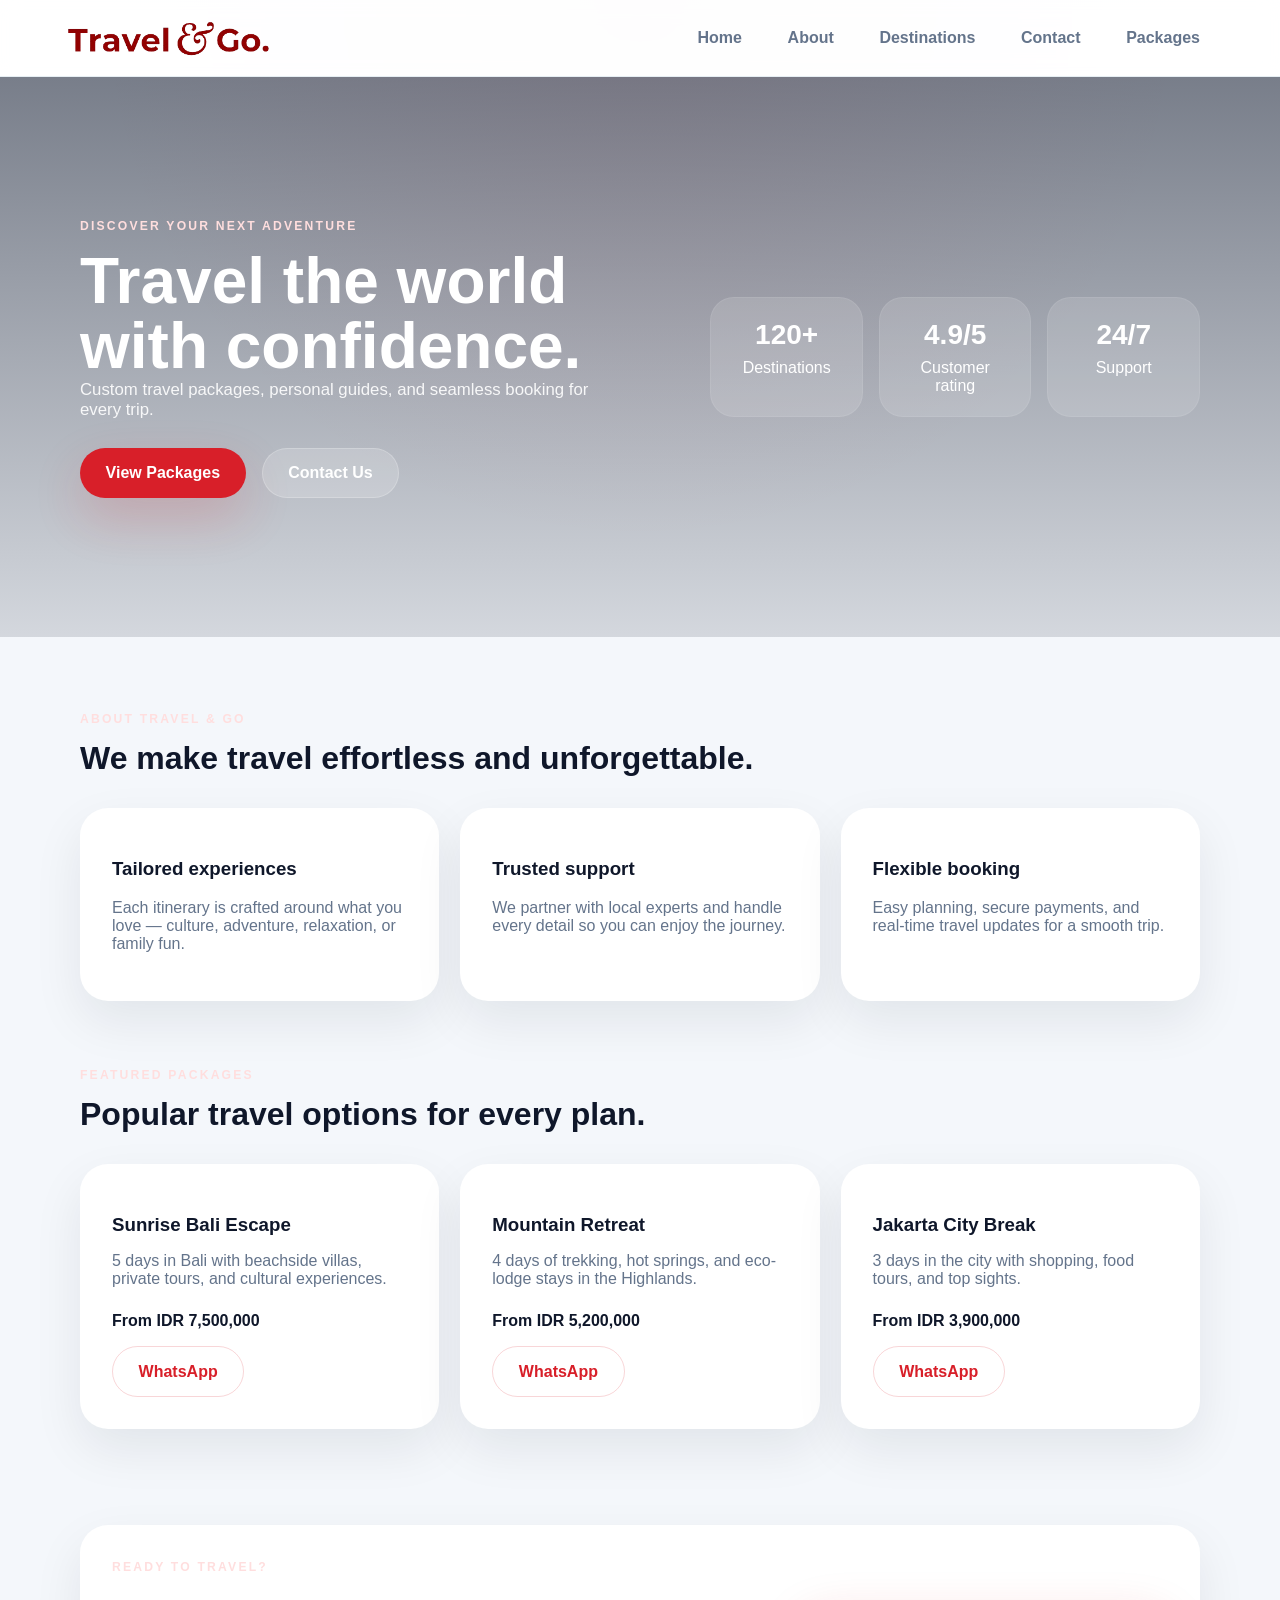
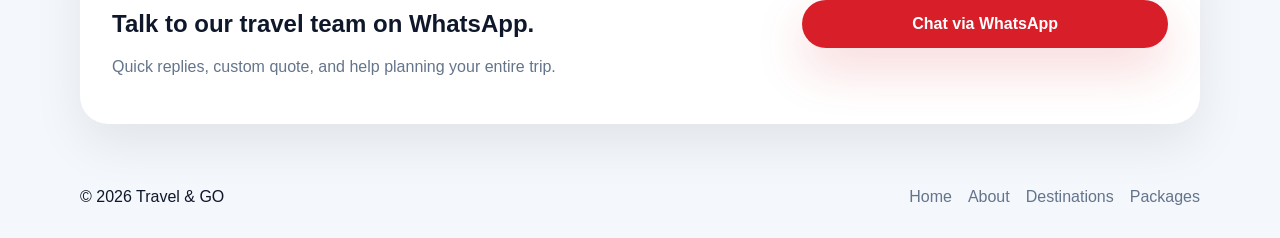
<file: index.html>
<!doctype html>
<html lang="en">
  <head>
    <meta charset="utf-8" />
    <meta name="viewport" content="width=device-width, initial-scale=1" />
    <title>Travel & GO</title>
    <link rel="stylesheet" href="styles.css" />
  </head>
  <body>
    <header>
      <div class="container header-bar">
        <div class="brand">
          <img
            src="logo 2 - Salin.png"
            alt="Travel &amp; GO logo"
            class="logo"
          />
        </div>
        <nav class="nav-links" aria-label="Main navigation">
          <a href="#home">Home</a>
          <a href="about.html">About</a>
          <a href="#destinations">Destinations</a>
          <a href="#contact">Contact</a>
          <a href="packages.html">Packages</a>
        </nav>
      </div>
    </header>

    <section id="home" class="hero homepage-hero">
      <div class="hero-overlay"></div>
      <div class="container hero-inner">
        <div class="hero-copy">
          <span class="eyebrow">Discover your next adventure</span>
          <h1>Travel the world with confidence.</h1>
          <p>
            Custom travel packages, personal guides, and seamless booking for
            every trip.
          </p>
          <div class="hero-actions">
            <a class="btn-primary" href="packages.html">View Packages</a>
            <a class="btn-secondary" href="#contact">Contact Us</a>
          </div>
        </div>
        <div class="hero-stats">
          <div class="stat-card">
            <strong>120+</strong>
            <span>Destinations</span>
          </div>
          <div class="stat-card">
            <strong>4.9/5</strong>
            <span>Customer rating</span>
          </div>
          <div class="stat-card">
            <strong>24/7</strong>
            <span>Support</span>
          </div>
        </div>
      </div>
    </section>

    <main class="container">
      <section id="about" class="section section-about">
        <div class="section-header">
          <span class="eyebrow">About Travel &amp; GO</span>
          <h2>We make travel effortless and unforgettable.</h2>
        </div>
        <div class="about-grid">
          <div class="card feature-card">
            <h3>Tailored experiences</h3>
            <p class="muted">
              Each itinerary is crafted around what you love — culture,
              adventure, relaxation, or family fun.
            </p>
          </div>
          <div class="card feature-card">
            <h3>Trusted support</h3>
            <p class="muted">
              We partner with local experts and handle every detail so you can
              enjoy the journey.
            </p>
          </div>
          <div class="card feature-card">
            <h3>Flexible booking</h3>
            <p class="muted">
              Easy planning, secure payments, and real-time travel updates for a
              smooth trip.
            </p>
          </div>
        </div>
      </section>

      <section id="destinations" class="section section-destinations">
        <div class="section-header">
          <span class="eyebrow">Featured packages</span>
          <h2>Popular travel options for every plan.</h2>
        </div>
        <div class="features">
          <div class="card package-card">
            <h3>Sunrise Bali Escape</h3>
            <p class="muted">
              5 days in Bali with beachside villas, private tours, and cultural
              experiences.
            </p>
            <div class="package-footer">
              <span>From IDR 7,500,000</span>
              <a
                class="btn-tertiary"
                href="https://wa.me/6281234567890?text=Halo%20Travel%20%26%20GO%2C%20saya%20ingin%20memesan%20paket%20Sunrise%20Bali%20Escape"
                target="_blank"
                rel="noopener"
                >WhatsApp</a
              >
            </div>
          </div>
          <div class="card package-card">
            <h3>Mountain Retreat</h3>
            <p class="muted">
              4 days of trekking, hot springs, and eco-lodge stays in the
              Highlands.
            </p>
            <div class="package-footer">
              <span>From IDR 5,200,000</span>
              <a
                class="btn-tertiary"
                href="https://wa.me/6281234567890?text=Halo%20Travel%20%26%20GO%2C%20saya%20ingin%20memesan%20paket%20Mountain%20Retreat"
                target="_blank"
                rel="noopener"
                >WhatsApp</a
              >
            </div>
          </div>
          <div class="card package-card">
            <h3>Jakarta City Break</h3>
            <p class="muted">
              3 days in the city with shopping, food tours, and top sights.
            </p>
            <div class="package-footer">
              <span>From IDR 3,900,000</span>
              <a
                class="btn-tertiary"
                href="https://wa.me/6281234567890?text=Halo%20Travel%20%26%20GO%2C%20saya%20ingin%20memesan%20paket%20Jakarta%20City%20Break"
                target="_blank"
                rel="noopener"
                >WhatsApp</a
              >
            </div>
          </div>
        </div>
      </section>

      <section id="contact" class="section section-contact">
        <div class="contact-panel card">
          <div>
            <span class="eyebrow">Ready to travel?</span>
            <h2>Talk to our travel team on WhatsApp.</h2>
            <p class="muted">
              Quick replies, custom quote, and help planning your entire trip.
            </p>
          </div>
          <a
            class="btn-primary"
            href="https://wa.me/6281234567890?text=Halo%20Travel%20%26%20GO%2C%20saya%20ingin%20membuat%20pemesanan%20travel"
            target="_blank"
            rel="noopener"
            >Chat via WhatsApp</a
          >
        </div>
      </section>
    </main>

    <footer class="site-footer">
      <div class="container footer-inner">
        <span>© <span id="year"></span> Travel &amp; GO</span>
        <nav class="footer-links">
          <a href="#home">Home</a>
          <a href="#about">About</a>
          <a href="#destinations">Destinations</a>
          <a href="packages.html">Packages</a>
        </nav>
      </div>
    </footer>

    <script>
      document.getElementById("year").textContent = new Date().getFullYear();
    </script>
  </body>
</html>
</file>
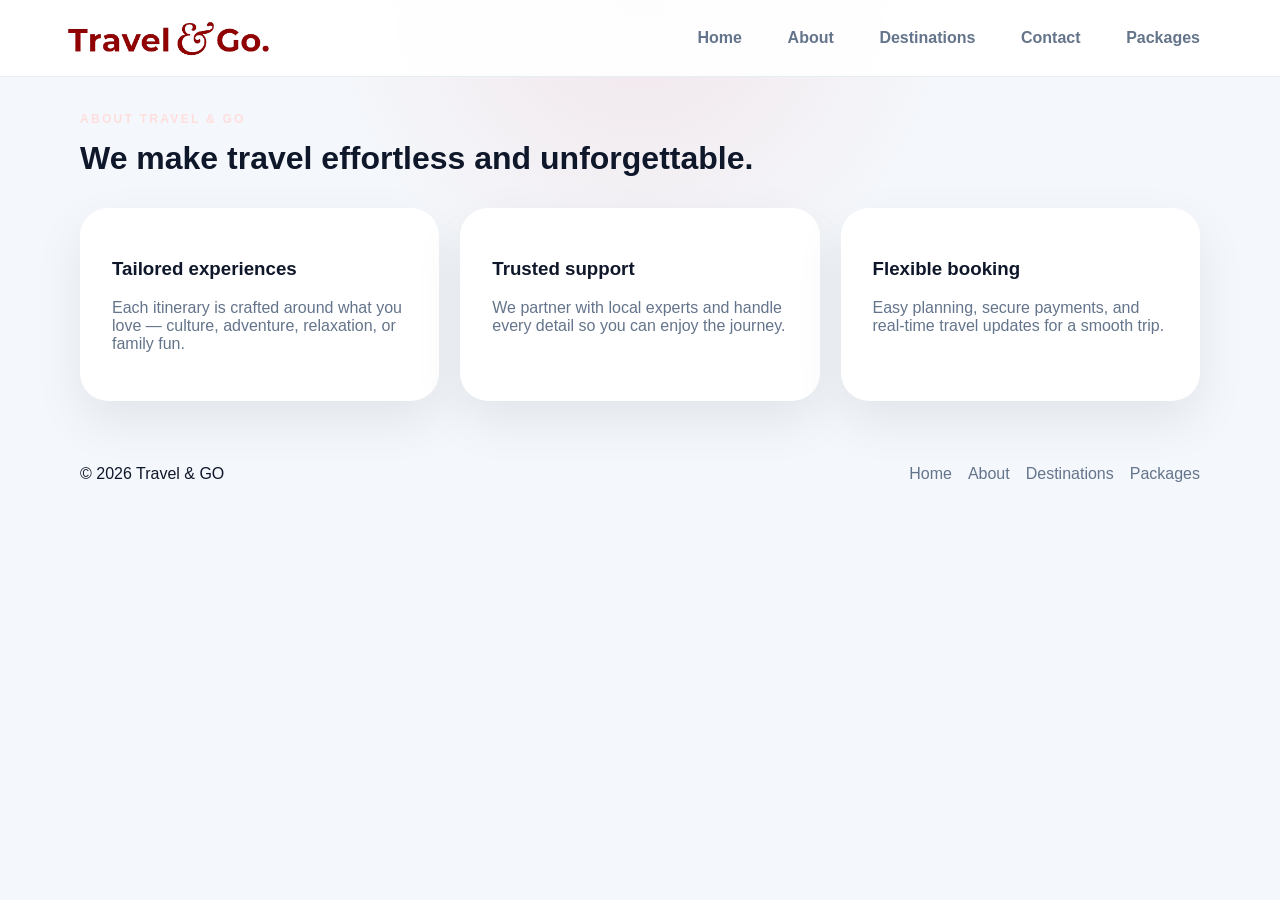
<file: about.html>
<!doctype html>
<html lang="en">
  <head>
    <meta charset="utf-8" />
    <meta name="viewport" content="width=device-width, initial-scale=1" />
    <title>About - Travel & GO</title>
    <link rel="stylesheet" href="styles.css" />
  </head>
  <body>
    <header>
      <div class="container header-bar">
        <div class="brand">
          <img
            src="logo 2 - Salin.png"
            alt="Travel &amp; GO logo"
            class="logo"
          />
        </div>
        <nav class="nav-links" aria-label="Main navigation">
          <a href="index.html">Home</a>
          <a href="about.html">About</a>
          <a href="index.html#destinations">Destinations</a>
          <a href="index.html#contact">Contact</a>
          <a href="packages.html">Packages</a>
        </nav>
      </div>
    </header>

    <main class="container">
      <section class="section section-about">
        <div class="section-header">
          <span class="eyebrow">About Travel &amp; GO</span>
          <h2>We make travel effortless and unforgettable.</h2>
        </div>
        <div class="about-grid">
          <div class="card feature-card">
            <h3>Tailored experiences</h3>
            <p class="muted">
              Each itinerary is crafted around what you love — culture,
              adventure, relaxation, or family fun.
            </p>
          </div>
          <div class="card feature-card">
            <h3>Trusted support</h3>
            <p class="muted">
              We partner with local experts and handle every detail so you can
              enjoy the journey.
            </p>
          </div>
          <div class="card feature-card">
            <h3>Flexible booking</h3>
            <p class="muted">
              Easy planning, secure payments, and real-time travel updates for a
              smooth trip.
            </p>
          </div>
        </div>
      </section>
    </main>

    <footer class="site-footer">
      <div class="container footer-inner">
        <span>© <span id="year"></span> Travel &amp; GO</span>
        <nav class="footer-links">
          <a href="HOMEPAGE.html">Home</a>
          <a href="about.html">About</a>
          <a href="HOMEPAGE.html#destinations">Destinations</a>
          <a href="packages.html">Packages</a>
        </nav>
      </div>
    </footer>

    <script>
      document.getElementById("year").textContent = new Date().getFullYear();
    </script>
  </body>
</html>
</file>
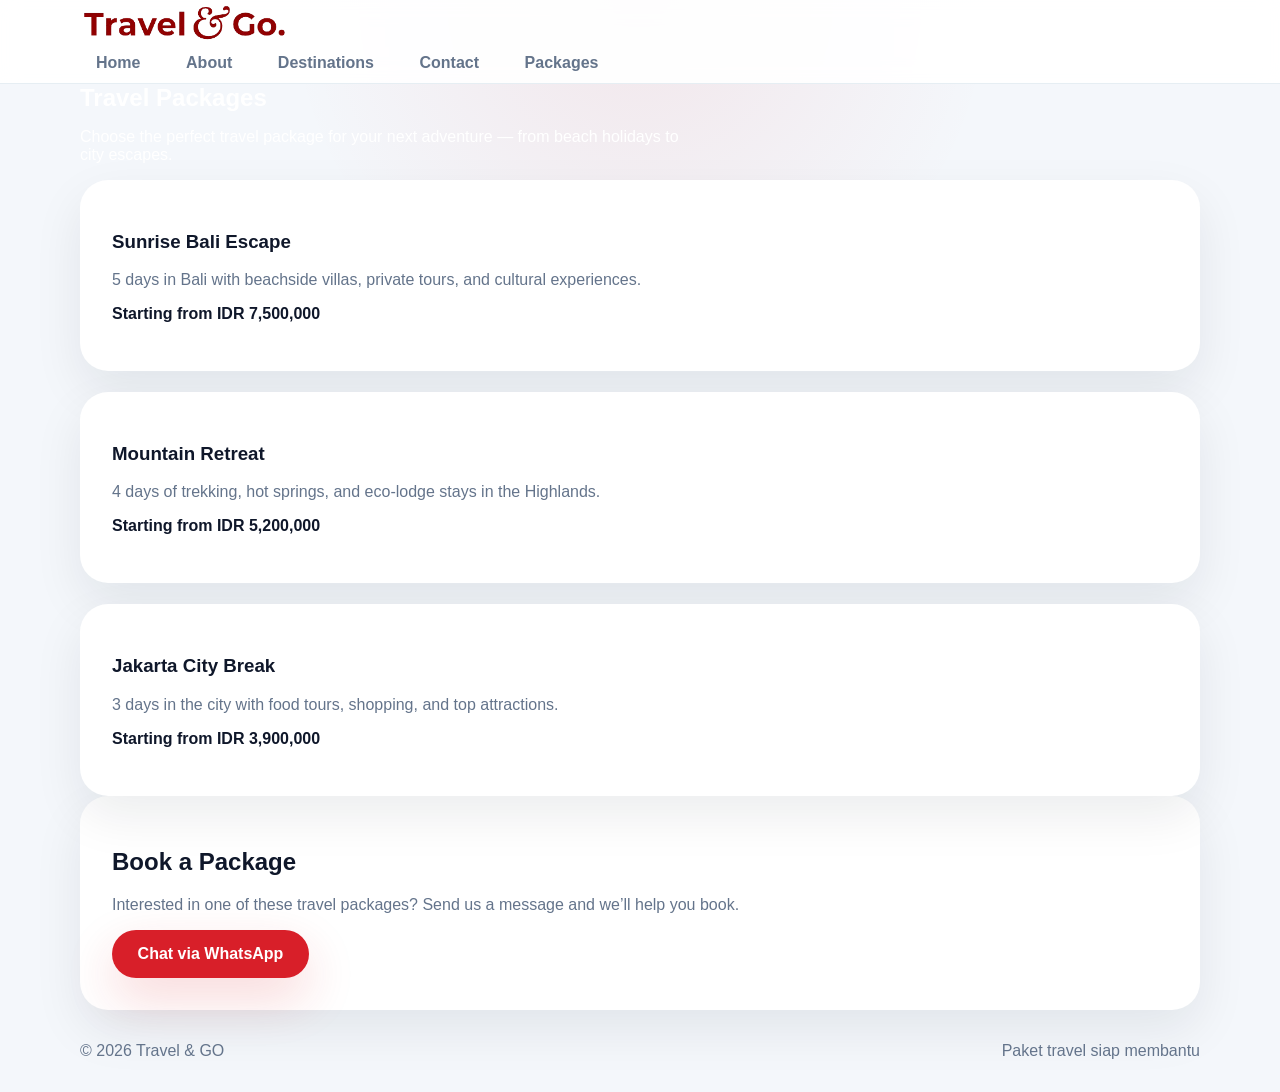
<file: packages.html>
<!doctype html>
<html lang="en">
  <head>
    <meta charset="utf-8" />
    <meta name="viewport" content="width=device-width,initial-scale=1" />
    <title>Travel Packages - Travel & GO</title>
    <link rel="stylesheet" href="styles.css" />
  </head>
  <body>
    <header>
      <div class="container">
        <nav>
          <div class="brand">
            <img src="logo 2 - Salin.png" alt="Travel & GO logo" class="logo" />
          </div>
          <div class="nav-links" role="navigation" aria-label="Main">
            <a href="HOMEPAGE.html">Home</a>
            <a href="HOMEPAGE.html#about">About</a>
            <a href="HOMEPAGE.html#destinations">Destinations</a>
            <a href="HOMEPAGE.html#contact">Contact</a>
            <a href="packages.html">Packages</a>
          </div>
        </nav>
      </div>
    </header>

    <main class="container">
      <section class="page-header">
        <div class="hero-copy">
          <h1>Travel Packages</h1>
          <p>
            Choose the perfect travel package for your next adventure — from
            beach holidays to city escapes.
          </p>
        </div>
      </section>

      <section class="features">
        <div class="card">
          <h3>Sunrise Bali Escape</h3>
          <p class="muted">
            5 days in Bali with beachside villas, private tours, and cultural
            experiences.
          </p>
          <p><strong>Starting from IDR 7,500,000</strong></p>
        </div>
        <div class="card">
          <h3>Mountain Retreat</h3>
          <p class="muted">
            4 days of trekking, hot springs, and eco-lodge stays in the
            Highlands.
          </p>
          <p><strong>Starting from IDR 5,200,000</strong></p>
        </div>
        <div class="card">
          <h3>Jakarta City Break</h3>
          <p class="muted">
            3 days in the city with food tours, shopping, and top attractions.
          </p>
          <p><strong>Starting from IDR 3,900,000</strong></p>
        </div>
      </section>

      <section id="contact" class="card contact-card">
        <h2>Book a Package</h2>
        <p class="muted">
          Interested in one of these travel packages? Send us a message and
          we’ll help you book.
        </p>
        <div style="margin-top: 1rem">
          <a
            class="btn-primary"
            href="https://wa.me/6281234567890?text=Halo%20Travel%20%26%20GO%2C%20saya%20ingin%20memesan%20paket%20travel"
            target="_blank"
            rel="noopener"
            >Chat via WhatsApp</a
          >
        </div>
      </section>
    </main>

    <footer>
      <div class="container">
        <div class="footer-inner">
          <div class="muted">© <span id="year"></span> Travel & GO</div>
          <div class="muted">Paket travel siap membantu</div>
        </div>
      </div>
    </footer>

    <script>
      document.getElementById("year").textContent = new Date().getFullYear();
    </script>
  </body>
</html>
</file>
<file: styles.css>
:root {
  --bg: #f4f7fb;
  --surface: #ffffff;
  --surface-strong: #eef4fb;
  --text: #0f172a;
  --muted: #64748b;
  --accent: #d81f29;
  --accent-soft: rgba(216, 31, 41, 0.12);
  --shadow: 0 20px 50px rgba(15, 23, 42, 0.08);
}

* {
  box-sizing: border-box;
}

html,
body {
  margin: 0;
  padding: 0;
  min-height: 100%;
}

body {
  font-family: Inter, "Segoe UI", Arial, Helvetica, sans-serif;
  background:
    radial-gradient(circle at top, rgba(216, 31, 41, 0.08), transparent 28%),
    var(--bg);
  color: var(--text);
}

img {
  max-width: 100%;
  display: block;
}

.container {
  width: min(1120px, calc(100% - 2rem));
  margin: 0 auto;
}

header {
  background: rgba(255, 255, 255, 0.92);
  border-bottom: 1px solid #e6eef3;
  position: sticky;
  top: 0;
  z-index: 20;
  backdrop-filter: blur(10px);
}

.header-bar {
  display: flex;
  align-items: center;
  justify-content: space-between;
  gap: 1rem;
  padding: 1rem 0;
  width: 90%;
}

.brand {
  display: flex;
  align-items: center;
  gap: 0.85rem;
  margin-right: auto;
}

.brand img.logo {
  height: 44px;
  width: auto;
  border-radius: 10px;
}

.brand-text {
  font-size: 1rem;
  font-weight: 700;
  letter-spacing: 0.02em;
}

.nav-links {
  display: flex;
  flex-wrap: wrap;
  gap: 0.85rem;
  margin-left: auto;
}

.nav-links a {
  color: var(--muted);
  text-decoration: none;
  font-weight: 600;
  padding: 0.65rem 1rem;
  border-radius: 999px;
  transition:
    background 180ms ease,
    color 180ms ease,
    transform 180ms ease;
}

.nav-links a:hover,
.nav-links a:focus-visible {
  background: var(--accent-soft);
  color: var(--accent);
  transform: translateY(-1px);
}

.hero {
  position: relative;
  min-height: 560px;
  display: flex;
  align-items: center;
  justify-content: center;
  margin-bottom: 2.5rem;
  overflow: hidden;
}

.homepage-hero {
  background-image: url("https://images.unsplash.com/photo-1507525428034-b723cf961d3e?auto=format&fit=crop&w=1600&q=80");
  background-size: cover;
  background-position: center;
}

.hero-overlay {
  position: absolute;
  inset: 0;
  background: linear-gradient(
    180deg,
    rgba(15, 23, 42, 0.54),
    rgba(15, 23, 42, 0.14)
  );
}

.hero-inner {
  position: relative;
  z-index: 1;
  width: min(1120px, calc(100% - 2rem));
  padding: 4rem 0;
  display: grid;
  grid-template-columns: 1.1fr 0.9fr;
  gap: 2rem;
  align-items: center;
}

.hero-copy {
  max-width: 620px;
  color: #fff;
}

.eyebrow {
  display: inline-block;
  margin-bottom: 1rem;
  color: #ffdede;
  font-weight: 700;
  letter-spacing: 0.18em;
  text-transform: uppercase;
  font-size: 0.76rem;
}

.hero h1 {
  font-size: clamp(3rem, 5vw, 4.4rem);
  line-height: 1.02;
  margin: 0 0 1rem;
}

.hero p {
  margin: 0 0 1.75rem;
  color: rgba(255, 255, 255, 0.9);
  font-size: 1.05rem;
  max-width: 520px;
}

.hero-actions {
  display: flex;
  flex-wrap: wrap;
  gap: 1rem;
}

.btn-primary,
.btn-secondary,
.btn-tertiary {
  display: inline-flex;
  align-items: center;
  justify-content: center;
  padding: 0.95rem 1.6rem;
  border-radius: 999px;
  text-decoration: none;
  font-weight: 700;
  transition:
    transform 180ms ease,
    box-shadow 180ms ease,
    background 180ms ease;
}

.btn-primary {
  background: var(--accent);
  color: #fff;
  box-shadow: 0 20px 50px rgba(216, 31, 41, 0.18);
}

.btn-primary:hover,
.btn-primary:focus-visible {
  transform: translateY(-1px);
  box-shadow: 0 24px 58px rgba(216, 31, 41, 0.22);
}

.btn-secondary {
  background: rgba(255, 255, 255, 0.18);
  color: #fff;
  border: 1px solid rgba(255, 255, 255, 0.22);
}

.btn-secondary:hover,
.btn-secondary:focus-visible {
  background: rgba(255, 255, 255, 0.28);
}

.btn-tertiary {
  background: transparent;
  color: var(--accent);
  border: 1px solid rgba(216, 31, 41, 0.18);
}

.btn-tertiary:hover,
.btn-tertiary:focus-visible {
  background: rgba(216, 31, 41, 0.08);
  border-color: var(--accent);
}

.hero-stats {
  display: grid;
  grid-template-columns: repeat(3, minmax(0, 1fr));
  gap: 1rem;
}

.stat-card {
  background: rgba(255, 255, 255, 0.13);
  padding: 1.4rem 1.35rem;
  border-radius: 24px;
  text-align: center;
  color: #fff;
  box-shadow: inset 0 0 0 1px rgba(255, 255, 255, 0.08);
}

.stat-card strong {
  display: block;
  font-size: 1.75rem;
  margin-bottom: 0.45rem;
}

.section {
  padding: 2rem 0;
}

.section-header {
  margin-bottom: 2rem;
}

.section-header h2,
.hero-copy h1 {
  margin: 0;
}

.section-header h2 {
  font-size: clamp(2rem, 2.5vw, 2.8rem);
  line-height: 1.05;
}

.section-about .about-grid,
.features {
  display: grid;
  gap: 1.3rem;
}

.about-grid {
  grid-template-columns: repeat(3, minmax(0, 1fr));
}

.feature-card,
.package-card,
.contact-panel,
.card {
  background: var(--surface);
  border-radius: 28px;
  box-shadow: var(--shadow);
  padding: 2rem;
}

.package-card {
  display: flex;
  flex-direction: column;
  justify-content: space-between;
}

.package-card h3 {
  margin-bottom: 1rem;
}

.package-card p {
  margin: 0;
}

.package-footer {
  display: flex;
  justify-content: space-between;
  align-items: center;
  gap: 1rem;
  margin-top: 1.5rem;
  flex-wrap: wrap;
}

.package-footer span {
  color: var(--text);
  font-weight: 700;
}

.section-destinations .features {
  grid-template-columns: repeat(3, minmax(0, 1fr));
}

.section-contact {
  margin-top: 2rem;
}

.contact-panel {
  display: grid;
  grid-template-columns: 1.8fr 1fr;
  gap: 2rem;
  align-items: center;
}

.footer-inner {
  display: flex;
  justify-content: space-between;
  align-items: center;
  gap: 1rem;
  flex-wrap: wrap;
  padding: 2rem 0;
}

.footer-links {
  display: flex;
  flex-wrap: wrap;
  gap: 1rem;
}

.footer-links a {
  color: var(--muted);
  text-decoration: none;
}

.muted {
  color: var(--muted);
}

@media (max-width: 1024px) {
  .hero-inner,
  .contact-panel,
  .about-grid,
  .section-destinations .features {
    grid-template-columns: 1fr;
  }
}

@media (max-width: 720px) {
  .header-bar,
  .footer-inner,
  .hero-actions {
    flex-direction: column;
    align-items: flex-start;
  }

  .hero {
    min-height: 520px;
  }

  .hero h1 {
    font-size: 3rem;
  }
}

@media (max-width: 520px) {
  .container {
    width: min(100%, calc(100% - 1.5rem));
  }

  .hero {
    min-height: 460px;
  }

  .hero-stats {
    grid-template-columns: 1fr;
  }
}
</file>
